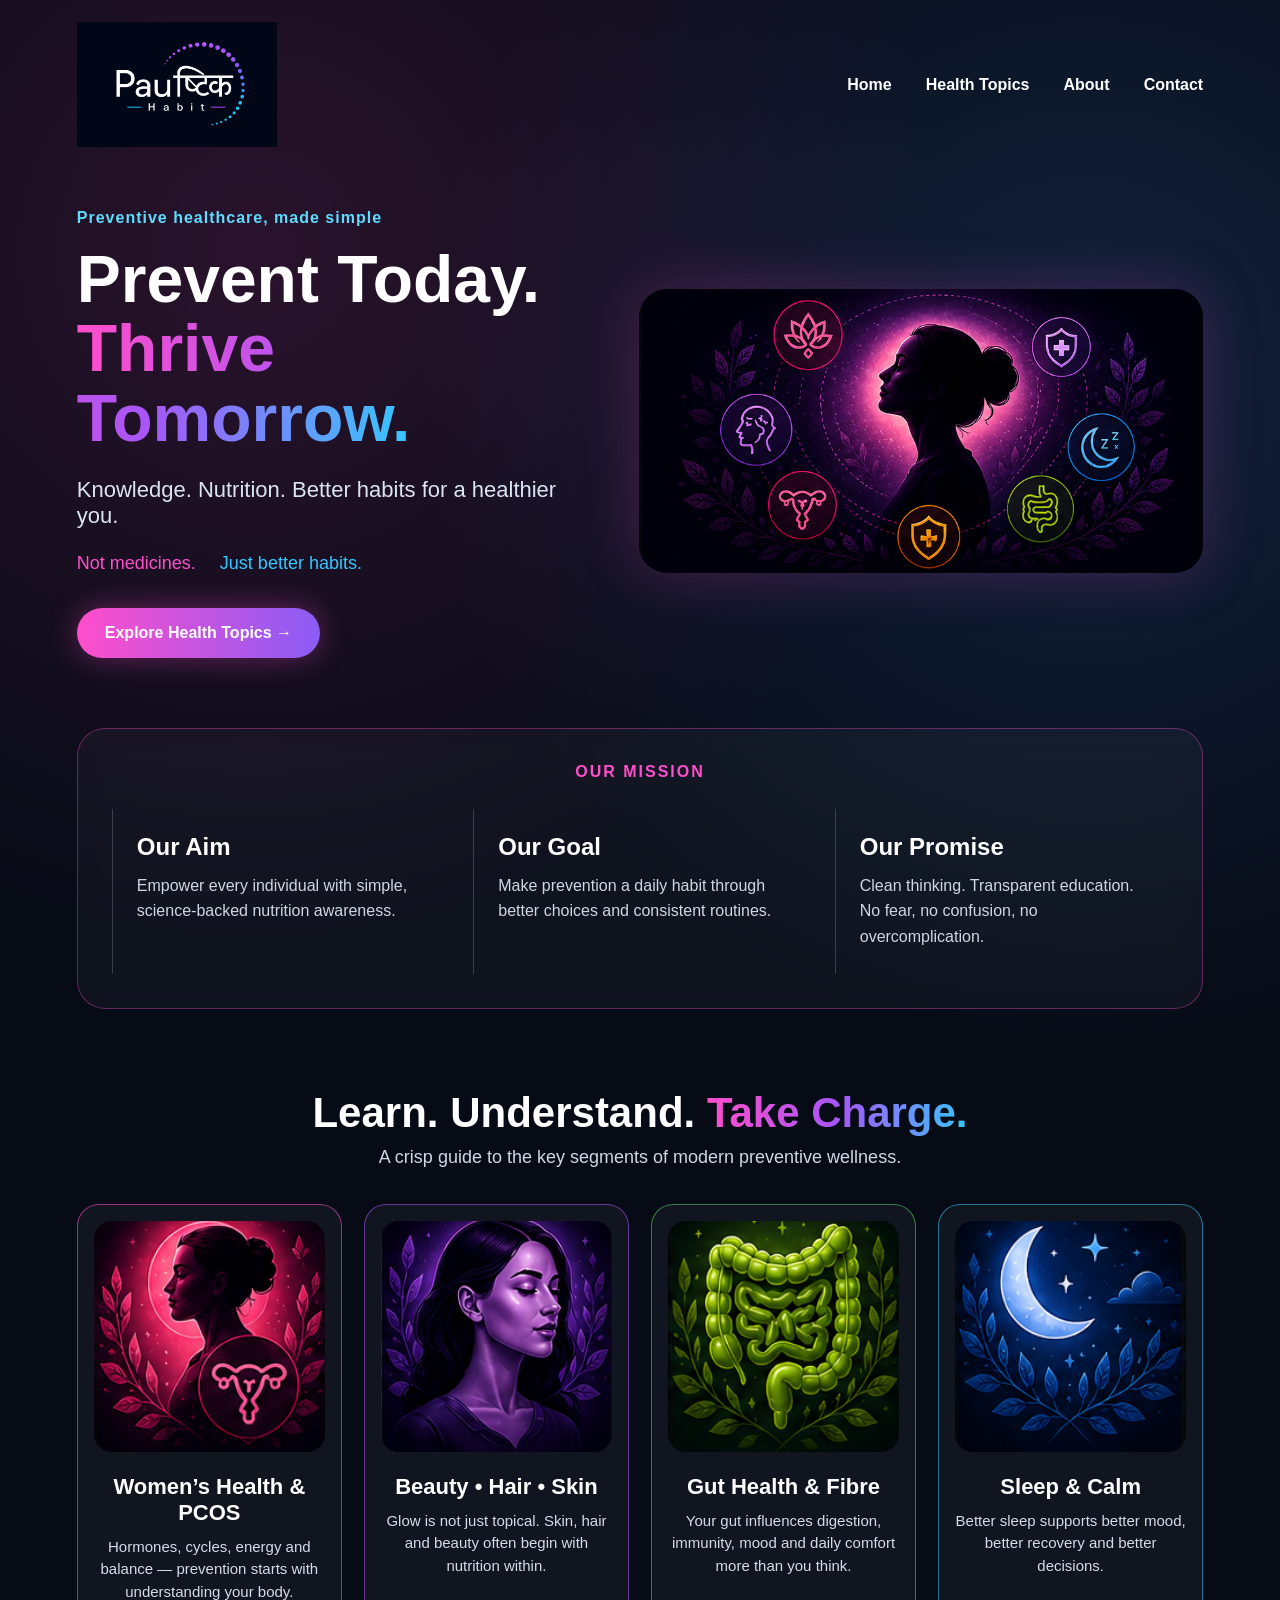
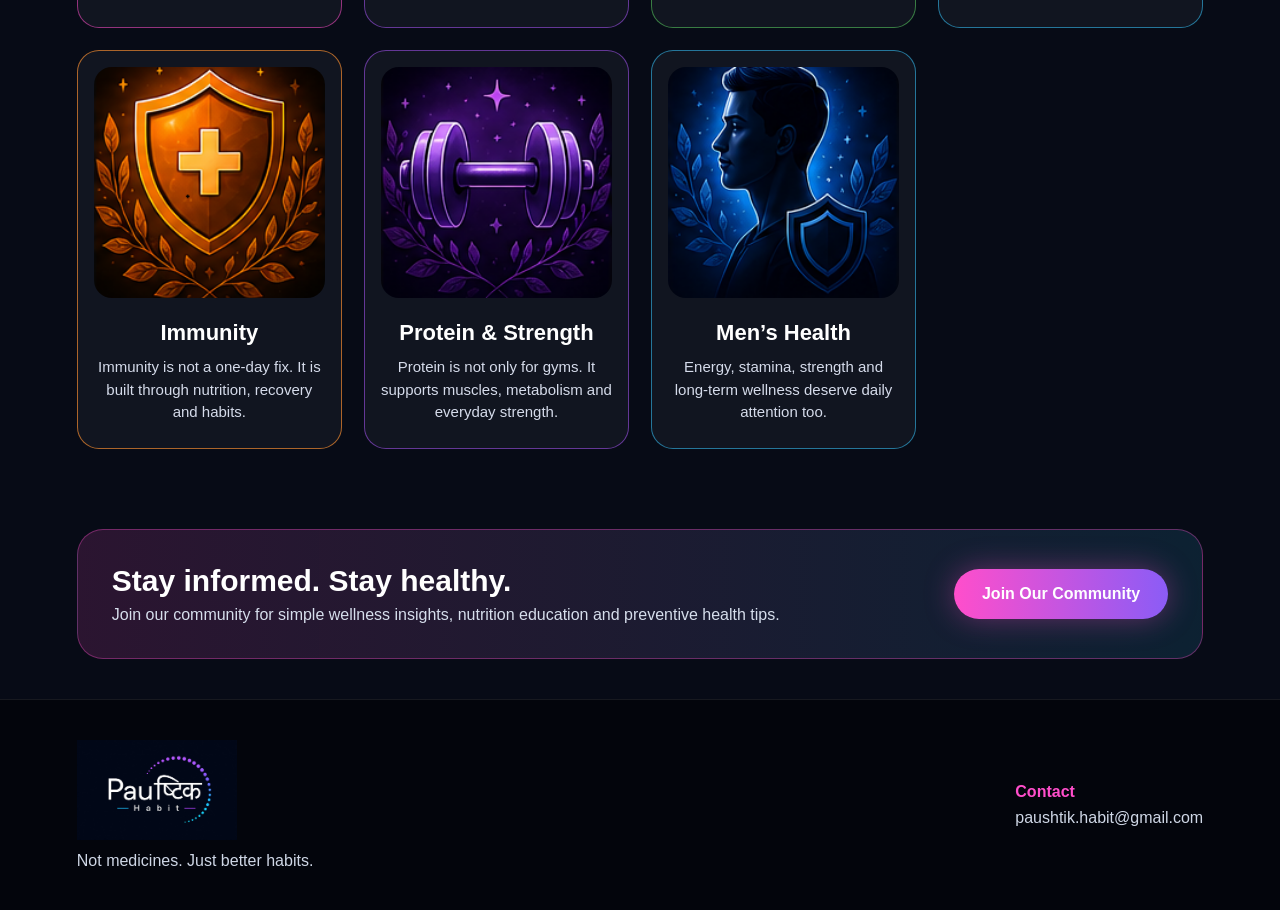
<file: index.html>
<!DOCTYPE html>
<html lang="en">
<head>
  <meta charset="UTF-8" />
  <meta name="viewport" content="width=device-width, initial-scale=1.0" />
  <title>Paushtik Habit | Preventive Healthcare Brand</title>
  <link rel="stylesheet" href="style.css" />
</head>

<body>

<header class="navbar">
  <div class="logo-wrap">
    <img src="logo.png" alt="Paushtik Habit Logo" />
  </div>

  <nav>
    <a href="#home">Home</a>
    <a href="#topics">Health Topics</a>
    <a href="#about">About</a>
    <a href="#contact">Contact</a>
  </nav>
</header>

<section class="hero" id="home">
  <div class="hero-content">
    <div class="hero-text">
      <p class="eyebrow">Preventive healthcare, made simple</p>
      <h1>Prevent Today.<br><span>Thrive Tomorrow.</span></h1>
      <p class="subtext">
        Knowledge. Nutrition. Better habits for a healthier you.
      </p>

      <div class="brand-line">
        <span>Not medicines.</span>
        <span>Just better habits.</span>
      </div>

      <a href="#topics" class="primary-btn">Explore Health Topics →</a>
    </div>

    <div class="hero-image">
      <img src="hero.png" alt="Preventive health illustration" />
    </div>
  </div>
</section>

<section class="mission" id="about">
  <p class="section-label">Our Mission</p>

  <div class="mission-grid">
    <div class="mission-card">
      <h3>Our Aim</h3>
      <p>Empower every individual with simple, science-backed nutrition awareness.</p>
    </div>

    <div class="mission-card">
      <h3>Our Goal</h3>
      <p>Make prevention a daily habit through better choices and consistent routines.</p>
    </div>

    <div class="mission-card">
      <h3>Our Promise</h3>
      <p>Clean thinking. Transparent education. No fear, no confusion, no overcomplication.</p>
    </div>
  </div>
</section>

<section class="topics" id="topics">
  <h2>Learn. Understand. <span>Take Charge.</span></h2>
  <p class="topics-intro">
    A crisp guide to the key segments of modern preventive wellness.
  </p>

  <div class="topic-grid">

    <div class="topic-card pink">
      <img src="women.png" alt="Women and PCOS" />
      <h3>Women’s Health & PCOS</h3>
      <p>Hormones, cycles, energy and balance — prevention starts with understanding your body.</p>
    </div>

    <div class="topic-card purple">
      <img src="beauty.png" alt="Beauty hair skin" />
      <h3>Beauty • Hair • Skin</h3>
      <p>Glow is not just topical. Skin, hair and beauty often begin with nutrition within.</p>
    </div>

    <div class="topic-card green">
      <img src="gut.png" alt="Gut health" />
      <h3>Gut Health & Fibre</h3>
      <p>Your gut influences digestion, immunity, mood and daily comfort more than you think.</p>
    </div>

    <div class="topic-card blue">
      <img src="sleep.png" alt="Sleep calm" />
      <h3>Sleep & Calm</h3>
      <p>Better sleep supports better mood, better recovery and better decisions.</p>
    </div>

    <div class="topic-card orange">
      <img src="immunity.png" alt="Immunity" />
      <h3>Immunity</h3>
      <p>Immunity is not a one-day fix. It is built through nutrition, recovery and habits.</p>
    </div>

    <div class="topic-card purple">
      <img src="protein.png" alt="Protein strength" />
      <h3>Protein & Strength</h3>
      <p>Protein is not only for gyms. It supports muscles, metabolism and everyday strength.</p>
    </div>

    <div class="topic-card blue">
      <img src="men.png" alt="Men's health" />
      <h3>Men’s Health</h3>
      <p>Energy, stamina, strength and long-term wellness deserve daily attention too.</p>
    </div>

  </div>
</section>

<section class="awareness">
  <div>
    <h2>Stay informed. Stay healthy.</h2>
    <p>Join our community for simple wellness insights, nutrition education and preventive health tips.</p>
  </div>
  <a href="mailto:paushtik.habit@gmail.com" class="primary-btn">Join Our Community</a>
</section>

<footer id="contact">
  <div>
    <img src="logo.png" alt="Paushtik Habit Logo" />
    <p>Not medicines. Just better habits.</p>
  </div>

  <div>
    <h4>Contact</h4>
    <p>paushtik.habit@gmail.com</p>
  </div>
</footer>

</body>
</html>
</file>
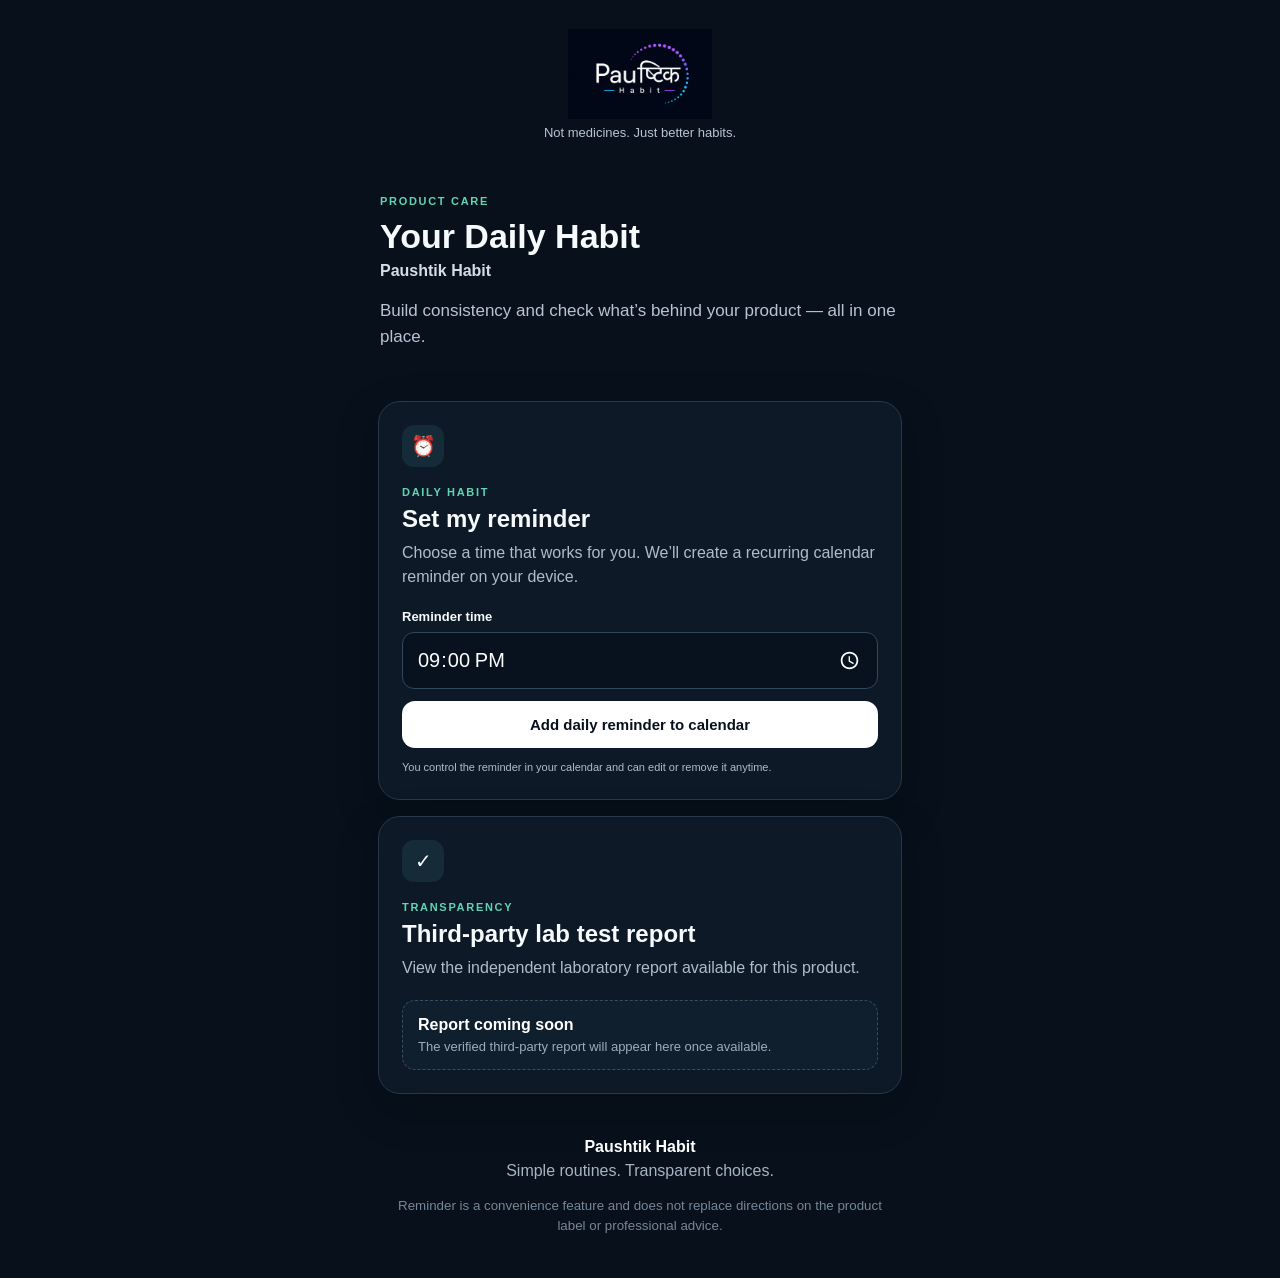
<file: scan/index.html>
<!DOCTYPE html>
<html lang="en">
<head>
<meta charset="UTF-8"><meta name="viewport" content="width=device-width,initial-scale=1">
<meta name="theme-color" content="#07101b">
<title>Paushtik Habit | Daily Habit & Lab Report</title>
<link rel="stylesheet" href="/scan/scan.css">
</head>
<body>
<main class="shell">
  <header><a href="/" aria-label="Paushtik Habit home"><img src="/logo.png" alt="Paushtik Habit"></a><p>Not medicines. Just better habits.</p></header>
  <section class="product">
    <span class="verified">PRODUCT CARE</span>
    <h1 id="productName">Your Daily Habit</h1>
    <p id="productMeta" class="meta"></p>
    <p class="lead">Build consistency and check what’s behind your product — all in one place.</p>
  </section>
  <section class="card reminder">
    <div class="icon">⏰</div><div><span class="kicker">DAILY HABIT</span><h2>Set my reminder</h2>
    <p>Choose a time that works for you. We’ll create a recurring calendar reminder on your device.</p></div>
    <label for="reminderTime">Reminder time</label>
    <input id="reminderTime" type="time" value="21:00">
    <button id="calendarBtn">Add daily reminder to calendar</button>
    <p class="fine">You control the reminder in your calendar and can edit or remove it anytime.</p>
  </section>
  <section class="card report">
    <div class="icon">✓</div><div><span class="kicker">TRANSPARENCY</span><h2>Third-party lab test report</h2>
    <p>View the independent laboratory report available for this product.</p></div>
    <div id="reportAvailable" hidden>
      <dl><div><dt>Batch</dt><dd id="batch"></dd></div><div><dt>Lab</dt><dd id="lab"></dd></div><div><dt>Report date</dt><dd id="reportDate"></dd></div></dl>
      <a id="reportLink" class="button secondary" target="_blank" rel="noopener">View lab report</a>
    </div>
    <div id="reportPending" class="pending"><strong>Report coming soon</strong><span>The verified third-party report will appear here once available.</span></div>
  </section>
  <footer><strong>Paushtik Habit</strong><span>Simple routines. Transparent choices.</span><small>Reminder is a convenience feature and does not replace directions on the product label or professional advice.</small></footer>
</main>
<script src="/scan/scan.js"></script>
</body></html>
</file>
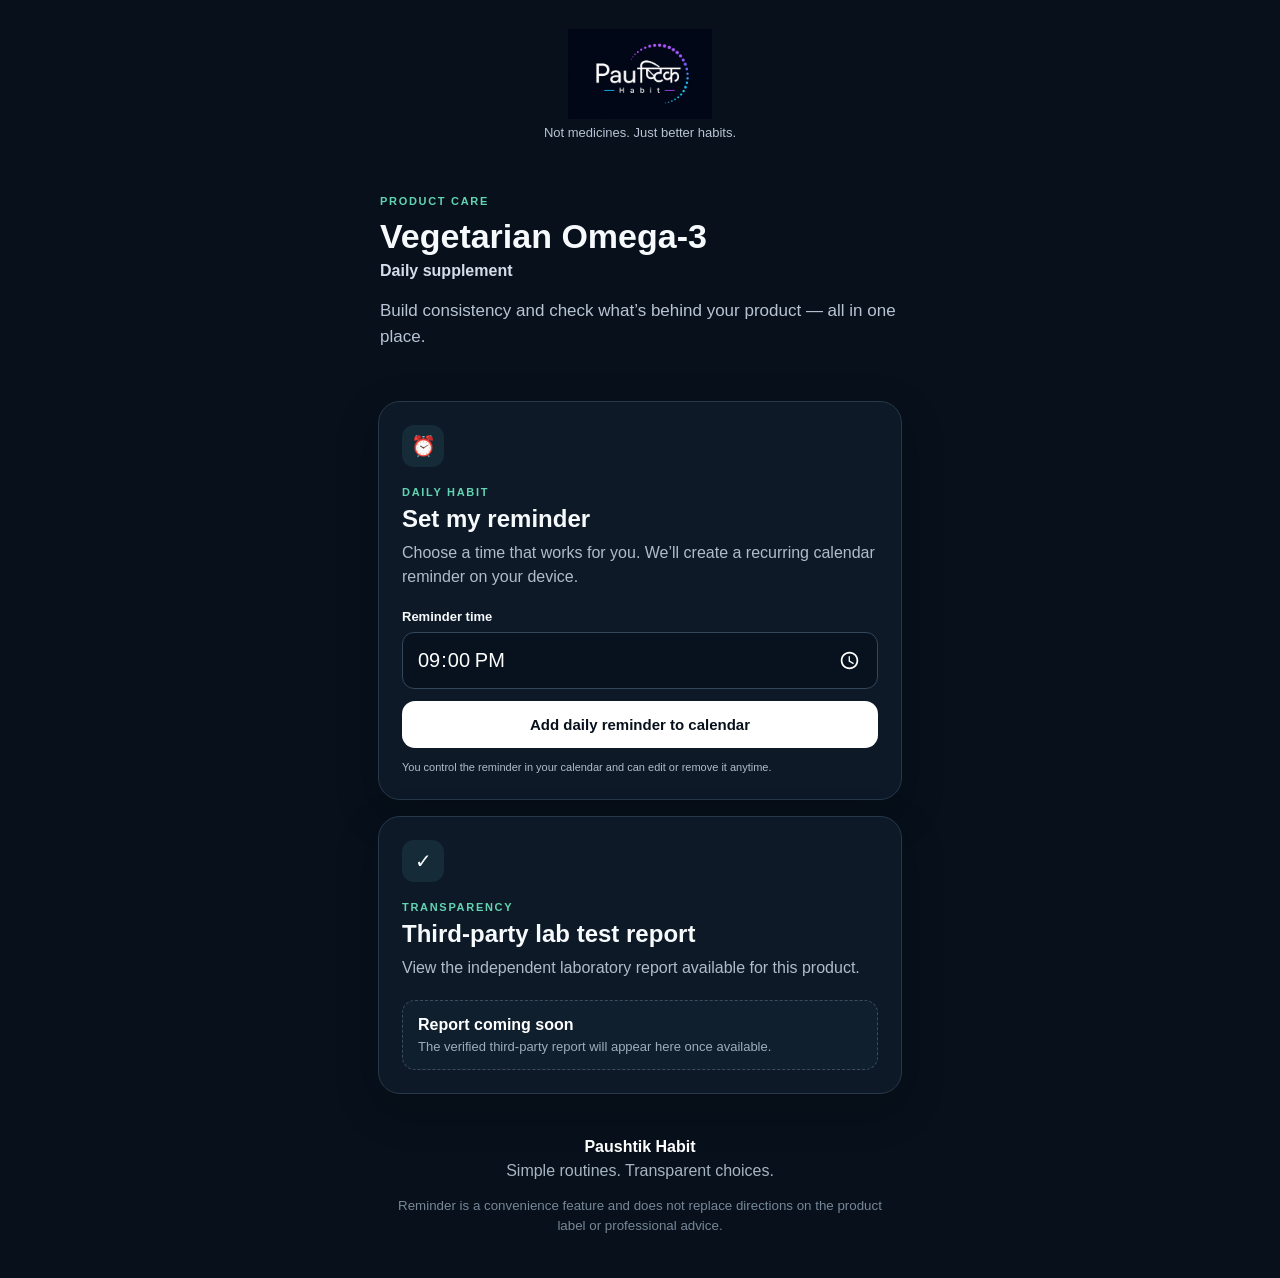
<file: scan/vegetarian-omega-3/index.html>
<!doctype html><meta charset="utf-8"><meta name="viewport" content="width=device-width"><script>location.replace("/scan/?product=vegetarian-omega-3")</script><a href="/scan/?product=vegetarian-omega-3">Continue</a>
</file>
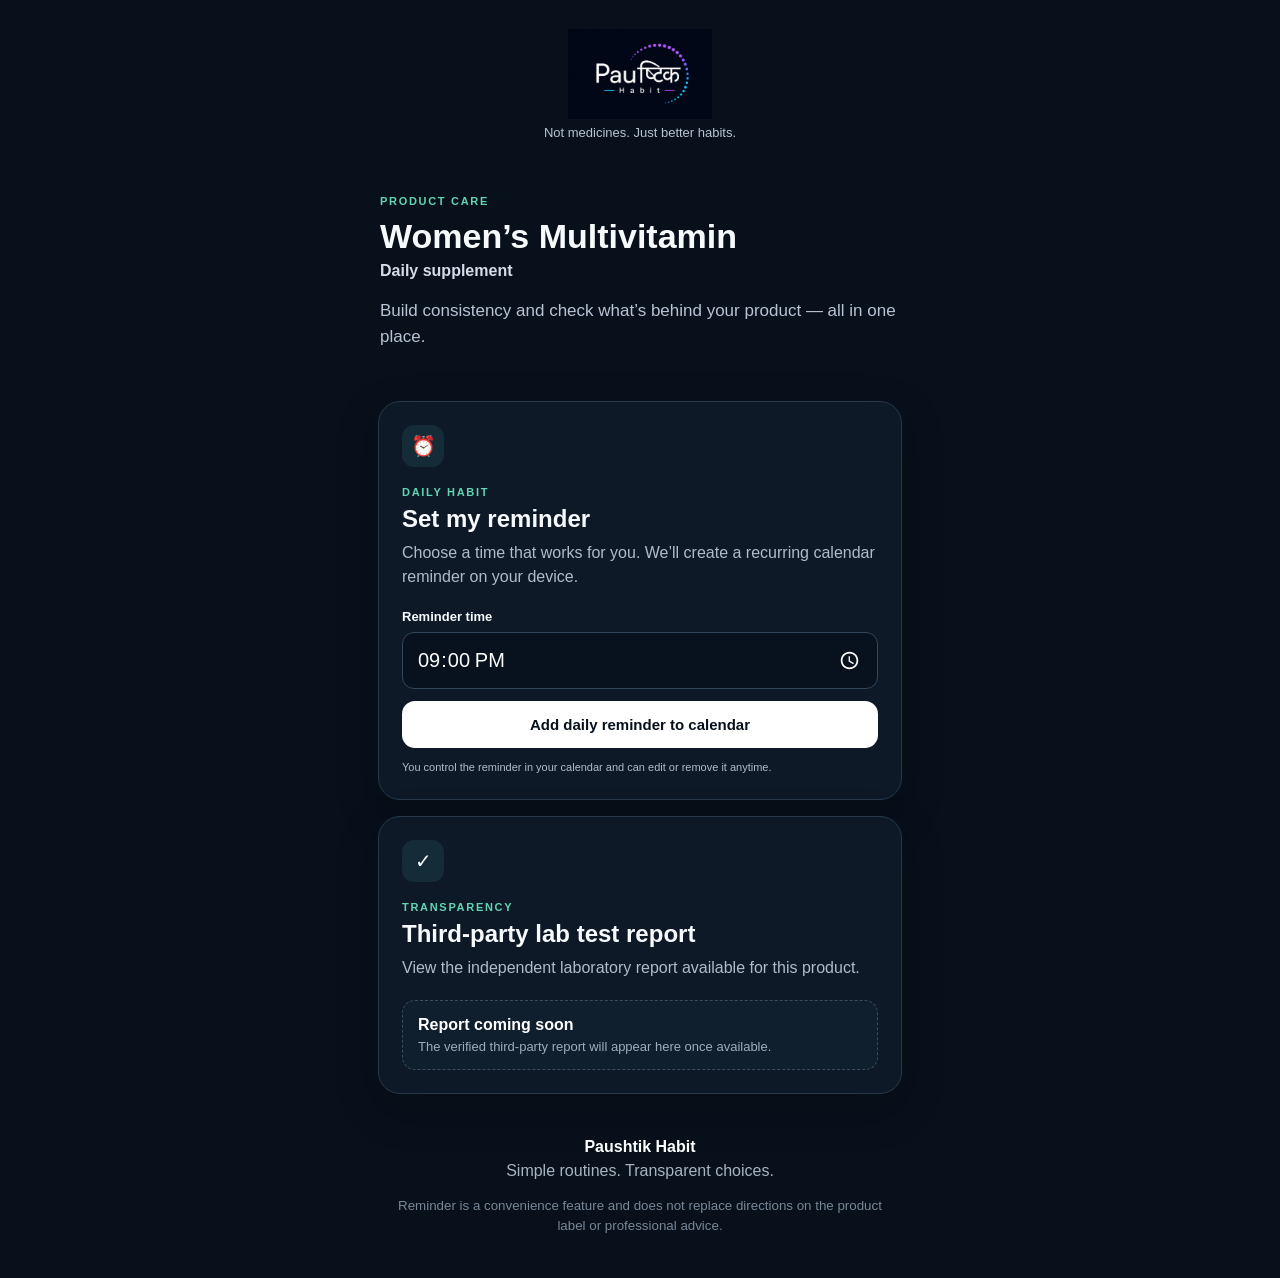
<file: scan/womens-multivitamin/index.html>
<!doctype html><meta charset="utf-8"><meta name="viewport" content="width=device-width"><script>location.replace("/scan/?product=womens-multivitamin")</script><a href="/scan/?product=womens-multivitamin">Continue</a>
</file>
<file: style.css>
* {
  margin: 0;
  padding: 0;
  box-sizing: border-box;
}

body {
  font-family: Arial, Helvetica, sans-serif;
  background:
    radial-gradient(circle at 20% 10%, rgba(255, 65, 180, 0.14), transparent 28%),
    radial-gradient(circle at 85% 15%, rgba(70, 150, 255, 0.16), transparent 28%),
    #070b16;
  color: #ffffff;
}

.navbar {
  width: 100%;
  padding: 22px 6%;
  display: flex;
  justify-content: space-between;
  align-items: center;
}

.logo-wrap img {
  height: 125px;
  width: auto;
  display: block;
}

nav {
  display: flex;
  gap: 34px;
}

nav a {
  color: #ffffff;
  text-decoration: none;
  font-size: 16px;
  font-weight: 600;
}

nav a:hover {
  color: #ff4ecb;
}

.hero {
  padding: 40px 6% 30px;
}

.hero-content {
  display: grid;
  grid-template-columns: 1fr 1.1fr;
  align-items: center;
  gap: 50px;
}

.eyebrow {
  color: #5ddcff;
  font-weight: 700;
  letter-spacing: 1px;
  margin-bottom: 18px;
}

.hero h1 {
  font-size: 66px;
  line-height: 1.05;
  margin-bottom: 24px;
}

.hero h1 span,
.topics h2 span {
  background: linear-gradient(90deg, #ff4ecb, #a855f7, #35c7ff);
  -webkit-background-clip: text;
  color: transparent;
}

.subtext {
  font-size: 22px;
  color: #dbe4f3;
  max-width: 520px;
  margin-bottom: 24px;
}

.brand-line {
  display: flex;
  gap: 24px;
  margin-bottom: 34px;
  color: #f6d9f0;
  font-size: 18px;
}

.brand-line span:first-child {
  color: #ff4ecb;
}

.brand-line span:last-child {
  color: #35c7ff;
}

.primary-btn {
  display: inline-block;
  background: linear-gradient(90deg, #ff4ecb, #8b5cf6);
  color: white;
  text-decoration: none;
  padding: 16px 28px;
  border-radius: 999px;
  font-weight: 700;
  box-shadow: 0 0 30px rgba(255, 78, 203, 0.35);
}

.hero-image img {
  width: 100%;
  border-radius: 28px;
  box-shadow: 0 0 60px rgba(255, 78, 203, 0.22);
}

.mission {
  margin: 40px 6%;
  padding: 34px;
  border: 1px solid rgba(255, 78, 203, 0.35);
  border-radius: 28px;
  background: rgba(255, 255, 255, 0.035);
  backdrop-filter: blur(10px);
}

.section-label {
  text-align: center;
  color: #ff4ecb;
  text-transform: uppercase;
  letter-spacing: 2px;
  font-weight: 800;
  margin-bottom: 28px;
}

.mission-grid {
  display: grid;
  grid-template-columns: repeat(3, 1fr);
  gap: 28px;
}

.mission-card {
  padding: 24px;
  border-left: 1px solid rgba(255, 255, 255, 0.18);
}

.mission-card h3 {
  font-size: 24px;
  margin-bottom: 12px;
}

.mission-card p {
  color: #cfd7e6;
  line-height: 1.6;
}

.topics {
  padding: 40px 6%;
  text-align: center;
}

.topics h2 {
  font-size: 42px;
  margin-bottom: 10px;
}

.topics-intro {
  color: #cfd7e6;
  margin-bottom: 36px;
  font-size: 18px;
}

.topic-grid {
  display: grid;
  grid-template-columns: repeat(4, 1fr);
  gap: 22px;
}

.topic-card {
  background: rgba(255, 255, 255, 0.045);
  border-radius: 22px;
  padding: 16px 16px 24px;
  text-align: center;
  transition: 0.25s ease;
  overflow: hidden;
}

.topic-card:hover {
  transform: translateY(-8px);
}

.topic-card img {
  width: 100%;
  aspect-ratio: 1 / 1;
  object-fit: cover;
  border-radius: 18px;
  margin-bottom: 18px;
}

.topic-card h3 {
  font-size: 22px;
  margin-bottom: 10px;
}

.topic-card p {
  color: #d5dbea;
  line-height: 1.5;
  font-size: 15px;
}

.pink { border: 1px solid rgba(255, 78, 203, 0.55); }
.purple { border: 1px solid rgba(168, 85, 247, 0.55); }
.green { border: 1px solid rgba(89, 210, 97, 0.55); }
.blue { border: 1px solid rgba(53, 199, 255, 0.55); }
.orange { border: 1px solid rgba(255, 145, 48, 0.65); }

.awareness {
  margin: 40px 6%;
  padding: 34px;
  border-radius: 26px;
  display: flex;
  justify-content: space-between;
  align-items: center;
  background:
    linear-gradient(90deg, rgba(255, 78, 203, 0.15), rgba(53, 199, 255, 0.12));
  border: 1px solid rgba(255, 78, 203, 0.35);
}

.awareness h2 {
  font-size: 30px;
  margin-bottom: 8px;
}

.awareness p {
  color: #d6deec;
}

footer {
  margin-top: 40px;
  padding: 40px 6%;
  display: flex;
  justify-content: space-between;
  align-items: center;
  background: #03050c;
  border-top: 1px solid rgba(255, 255, 255, 0.08);
}

footer img {
  height: 100px;
}

footer p {
  color: #cfd7e6;
  margin-top: 8px;
}

footer h4 {
  color: #ff4ecb;
  margin-bottom: 8px;
}

@media (max-width: 900px) {
  .navbar {
    flex-direction: column;
    gap: 18px;
  }

  nav {
    flex-wrap: wrap;
    justify-content: center;
  }

  .hero-content {
    grid-template-columns: 1fr;
  }

  .hero h1 {
    font-size: 46px;
  }

  .mission-grid,
  .topic-grid {
    grid-template-columns: 1fr;
  }

  .awareness,
  footer {
    flex-direction: column;
    text-align: center;
    gap: 24px;
  }
}
</file>
<file: scan/scan.css>
*{box-sizing:border-box}body{margin:0;background:#07101b;color:#f7fafc;font-family:Arial,Helvetica,sans-serif}.shell{max-width:560px;margin:auto;padding:24px 18px 42px}header{text-align:center;padding:5px 0 25px}header img{width:180px;max-height:90px;object-fit:contain}header p{margin:2px 0;color:#b8c4d4;font-size:13px}.product{padding:24px 2px 18px}.verified,.kicker{font-size:11px;letter-spacing:1.7px;font-weight:800;color:#62d4b2}.product h1{font-size:34px;line-height:1.05;margin:10px 0 7px}.meta{font-weight:700;color:#d5ddeb;margin:0 0 18px}.lead{font-size:17px;line-height:1.55;color:#b8c4d4}.card{margin:16px 0;padding:23px;border:1px solid #26384a;border-radius:22px;background:#0d1927;box-shadow:0 15px 45px rgba(0,0,0,.18)}.icon{width:42px;height:42px;display:grid;place-items:center;border-radius:12px;background:#152b37;margin-bottom:15px;font-size:20px}.card h2{margin:5px 0 8px;font-size:24px}.card p{color:#afbdcb;line-height:1.5;margin:0 0 20px}label{display:block;font-size:13px;font-weight:700;margin:5px 0 8px}input{width:100%;font:inherit;font-size:20px;padding:14px;border-radius:12px;border:1px solid #33475b;background:#07121e;color:#fff;color-scheme:dark}button,.button{width:100%;display:block;border:0;border-radius:13px;padding:15px 16px;margin-top:12px;background:#fff;color:#07101b;font-size:15px;font-weight:800;text-align:center;text-decoration:none;cursor:pointer}.secondary{background:#17342f;color:#dff9ef;border:1px solid #2e685a}.fine{font-size:11px!important;margin:11px 0 0!important}.pending{padding:15px;border-radius:13px;background:#101f2d;border:1px dashed #3a4c5d;display:flex;flex-direction:column;gap:5px}.pending strong{color:#fff}.pending span{font-size:13px;color:#9eacbb}dl{margin:0 0 15px}dl div{display:flex;justify-content:space-between;gap:20px;padding:10px 0;border-bottom:1px solid #213243}dt{color:#95a5b5}dd{margin:0;text-align:right;font-weight:700}footer{text-align:center;display:flex;flex-direction:column;gap:6px;padding:28px 16px 0;color:#a7b4c2}footer strong{color:#fff}footer small{line-height:1.5;margin-top:10px;color:#778797}@media(max-width:380px){.product h1{font-size:30px}.card{padding:19px}}
</file>
